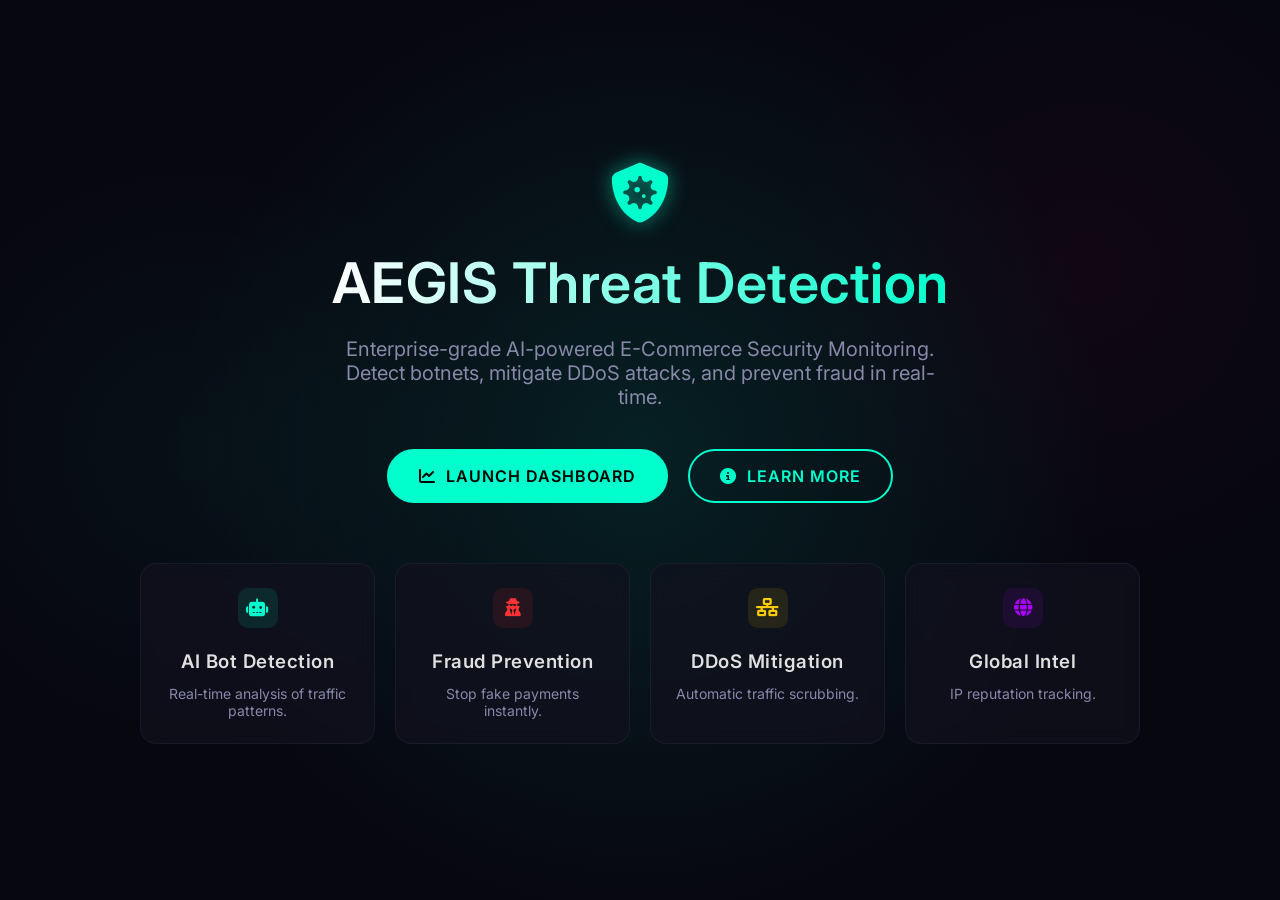
<file: index.html>
<!DOCTYPE html>
<html lang="en">
<head>
  <meta charset="UTF-8">
  <meta name="viewport" content="width=device-width, initial-scale=1.0">
  <title>Aegis | AI Security Dashboard</title>
  
  <!-- Google Fonts -->
  <link rel="preconnect" href="https://fonts.googleapis.com">
  <link rel="preconnect" href="https://fonts.gstatic.com" crossorigin>
  <link href="https://fonts.googleapis.com/css2?family=Inter:wght@300;400;500;600;700&display=swap" rel="stylesheet">
  
  <!-- FontAwesome -->
  <link rel="stylesheet" href="https://cdnjs.cloudflare.com/ajax/libs/font-awesome/6.4.0/css/all.min.css">
  
  <!-- Custom CSS -->
  <link rel="stylesheet" href="css/style.css">
</head>
<body>

  <div class="landing-hero fade-in">
    <div style="font-size: 60px; color: var(--primary-neon); margin-bottom: 20px; text-shadow: 0 0 20px rgba(0,255,204,0.5);">
      <i class="fas fa-shield-virus"></i>
    </div>
    <h1 class="landing-title">AEGIS Threat Detection</h1>
    <p class="landing-subtitle">Enterprise-grade AI-powered E-Commerce Security Monitoring. Detect botnets, mitigate DDoS attacks, and prevent fraud in real-time.</p>
    
    <div style="display: flex; gap: 20px; justify-content: center; margin-bottom: 60px;">
      <a href="dashboard.html" class="btn btn-primary"><i class="fas fa-chart-line"></i> Launch Dashboard</a>
      <a href="about.html" class="btn"><i class="fas fa-info-circle"></i> Learn More</a>
    </div>

    <div class="dashboard-grid" style="max-width: 1000px; width: 100%; text-align: left;">
      <div class="stat-card" style="align-items: center; text-align: center;">
        <div class="stat-icon primary"><i class="fas fa-robot"></i></div>
        <h3 style="margin-top: 10px;">AI Bot Detection</h3>
        <p style="color: var(--text-muted); font-size: 14px;">Real-time analysis of traffic patterns.</p>
      </div>
      <div class="stat-card" style="align-items: center; text-align: center;">
        <div class="stat-icon danger"><i class="fas fa-user-secret"></i></div>
        <h3 style="margin-top: 10px;">Fraud Prevention</h3>
        <p style="color: var(--text-muted); font-size: 14px;">Stop fake payments instantly.</p>
      </div>
      <div class="stat-card" style="align-items: center; text-align: center;">
        <div class="stat-icon warning"><i class="fas fa-network-wired"></i></div>
        <h3 style="margin-top: 10px;">DDoS Mitigation</h3>
        <p style="color: var(--text-muted); font-size: 14px;">Automatic traffic scrubbing.</p>
      </div>
      <div class="stat-card" style="align-items: center; text-align: center;">
        <div class="stat-icon purple"><i class="fas fa-globe"></i></div>
        <h3 style="margin-top: 10px;">Global Intel</h3>
        <p style="color: var(--text-muted); font-size: 14px;">IP reputation tracking.</p>
      </div>
    </div>
  </div>

</body>
</html>
</file>
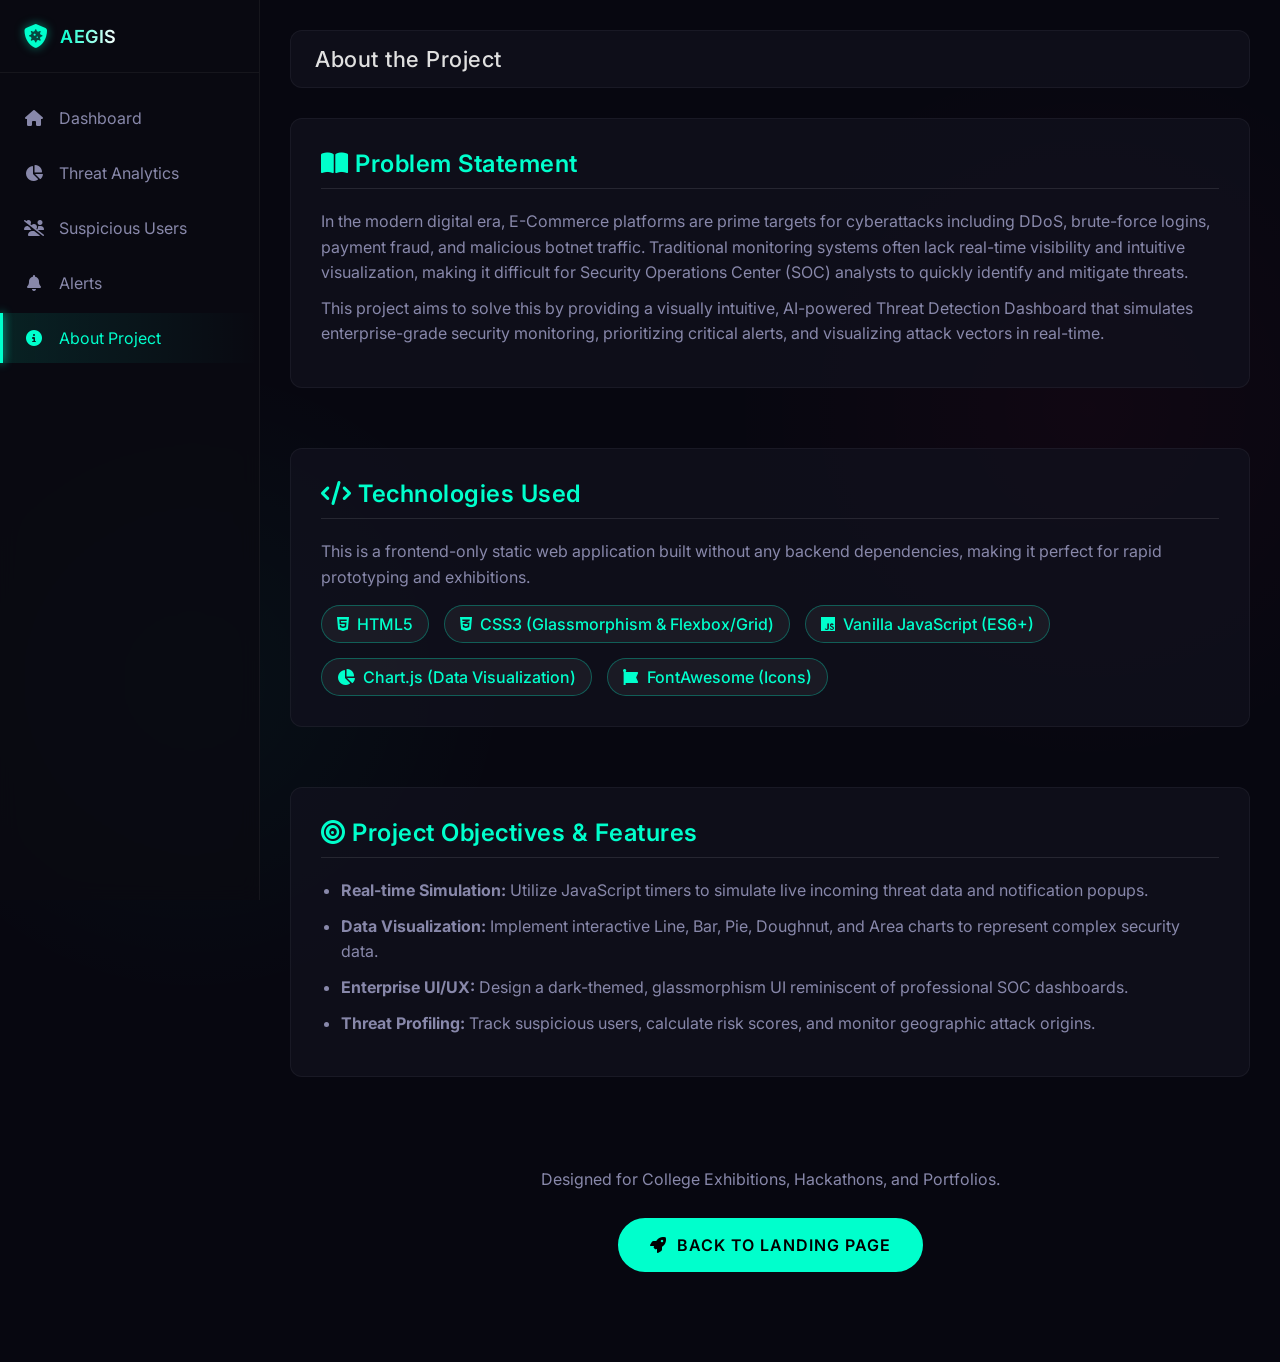
<file: about.html>
<!DOCTYPE html>
<html lang="en">
<head>
  <meta charset="UTF-8">
  <meta name="viewport" content="width=device-width, initial-scale=1.0">
  <title>About Project | Aegis Security</title>
  
  <link rel="preconnect" href="https://fonts.googleapis.com">
  <link rel="preconnect" href="https://fonts.gstatic.com" crossorigin>
  <link href="https://fonts.googleapis.com/css2?family=Inter:wght@300;400;500;600;700&display=swap" rel="stylesheet">
  <link rel="stylesheet" href="https://cdnjs.cloudflare.com/ajax/libs/font-awesome/6.4.0/css/all.min.css">
  
  <link rel="stylesheet" href="css/style.css">
  <style>
    .about-section {
      background: var(--bg-card);
      border: var(--glass-border);
      border-radius: 12px;
      padding: 30px;
      margin-bottom: 30px;
    }
    .about-section h2 {
      color: var(--primary-neon);
      margin-bottom: 20px;
      border-bottom: 1px solid rgba(255,255,255,0.1);
      padding-bottom: 10px;
    }
    .about-section p, .about-section li {
      color: var(--text-muted);
      line-height: 1.6;
      margin-bottom: 10px;
    }
    .about-section ul {
      padding-left: 20px;
    }
    .tech-stack {
      display: flex;
      gap: 15px;
      flex-wrap: wrap;
    }
    .tech-badge {
      background: rgba(255, 255, 255, 0.05);
      border: 1px solid rgba(0, 255, 204, 0.3);
      padding: 8px 15px;
      border-radius: 20px;
      color: var(--primary-neon);
      font-weight: 500;
      display: flex;
      align-items: center;
      gap: 8px;
    }
  </style>
</head>
<body>

  <div class="app-container">
    <aside class="sidebar">
      <div class="sidebar-header">
        <i class="fas fa-shield-virus"></i>
        <h2>AEGIS</h2>
      </div>
      <ul class="nav-links">
        <li><a href="dashboard.html"><i class="fas fa-home"></i> Dashboard</a></li>
        <li><a href="analytics.html"><i class="fas fa-chart-pie"></i> Threat Analytics</a></li>
        <li><a href="users.html"><i class="fas fa-users-slash"></i> Suspicious Users</a></li>
        <li><a href="alerts.html"><i class="fas fa-bell"></i> Alerts</a></li>
        <li><a href="about.html" class="active"><i class="fas fa-info-circle"></i> About Project</a></li>
      </ul>
    </aside>

    <main class="main-content fade-in">
      <header class="topbar">
        <div class="topbar-title">
          <h1>About the Project</h1>
        </div>
      </header>

      <div class="about-section">
        <h2><i class="fas fa-book-open"></i> Problem Statement</h2>
        <p>In the modern digital era, E-Commerce platforms are prime targets for cyberattacks including DDoS, brute-force logins, payment fraud, and malicious botnet traffic. Traditional monitoring systems often lack real-time visibility and intuitive visualization, making it difficult for Security Operations Center (SOC) analysts to quickly identify and mitigate threats.</p>
        <p>This project aims to solve this by providing a visually intuitive, AI-powered Threat Detection Dashboard that simulates enterprise-grade security monitoring, prioritizing critical alerts, and visualizing attack vectors in real-time.</p>
      </div>

      <div class="about-section">
        <h2><i class="fas fa-code"></i> Technologies Used</h2>
        <p>This is a frontend-only static web application built without any backend dependencies, making it perfect for rapid prototyping and exhibitions.</p>
        <div class="tech-stack mt-3" style="margin-top: 15px;">
          <div class="tech-badge"><i class="fab fa-html5"></i> HTML5</div>
          <div class="tech-badge"><i class="fab fa-css3-alt"></i> CSS3 (Glassmorphism & Flexbox/Grid)</div>
          <div class="tech-badge"><i class="fab fa-js"></i> Vanilla JavaScript (ES6+)</div>
          <div class="tech-badge"><i class="fas fa-chart-pie"></i> Chart.js (Data Visualization)</div>
          <div class="tech-badge"><i class="fab fa-font-awesome"></i> FontAwesome (Icons)</div>
        </div>
      </div>

      <div class="about-section">
        <h2><i class="fas fa-bullseye"></i> Project Objectives & Features</h2>
        <ul>
          <li><strong>Real-time Simulation:</strong> Utilize JavaScript timers to simulate live incoming threat data and notification popups.</li>
          <li><strong>Data Visualization:</strong> Implement interactive Line, Bar, Pie, Doughnut, and Area charts to represent complex security data.</li>
          <li><strong>Enterprise UI/UX:</strong> Design a dark-themed, glassmorphism UI reminiscent of professional SOC dashboards.</li>
          <li><strong>Threat Profiling:</strong> Track suspicious users, calculate risk scores, and monitor geographic attack origins.</li>
        </ul>
      </div>

      <div class="about-section" style="text-align: center; border: none; background: transparent;">
        <p>Designed for College Exhibitions, Hackathons, and Portfolios.</p>
        <a href="index.html" class="btn btn-primary" style="margin-top: 15px;"><i class="fas fa-rocket"></i> Back to Landing Page</a>
      </div>

    </main>
  </div>

  <div id="notification-container"></div>

  <script src="js/main.js"></script>
</body>
</html>
</file>
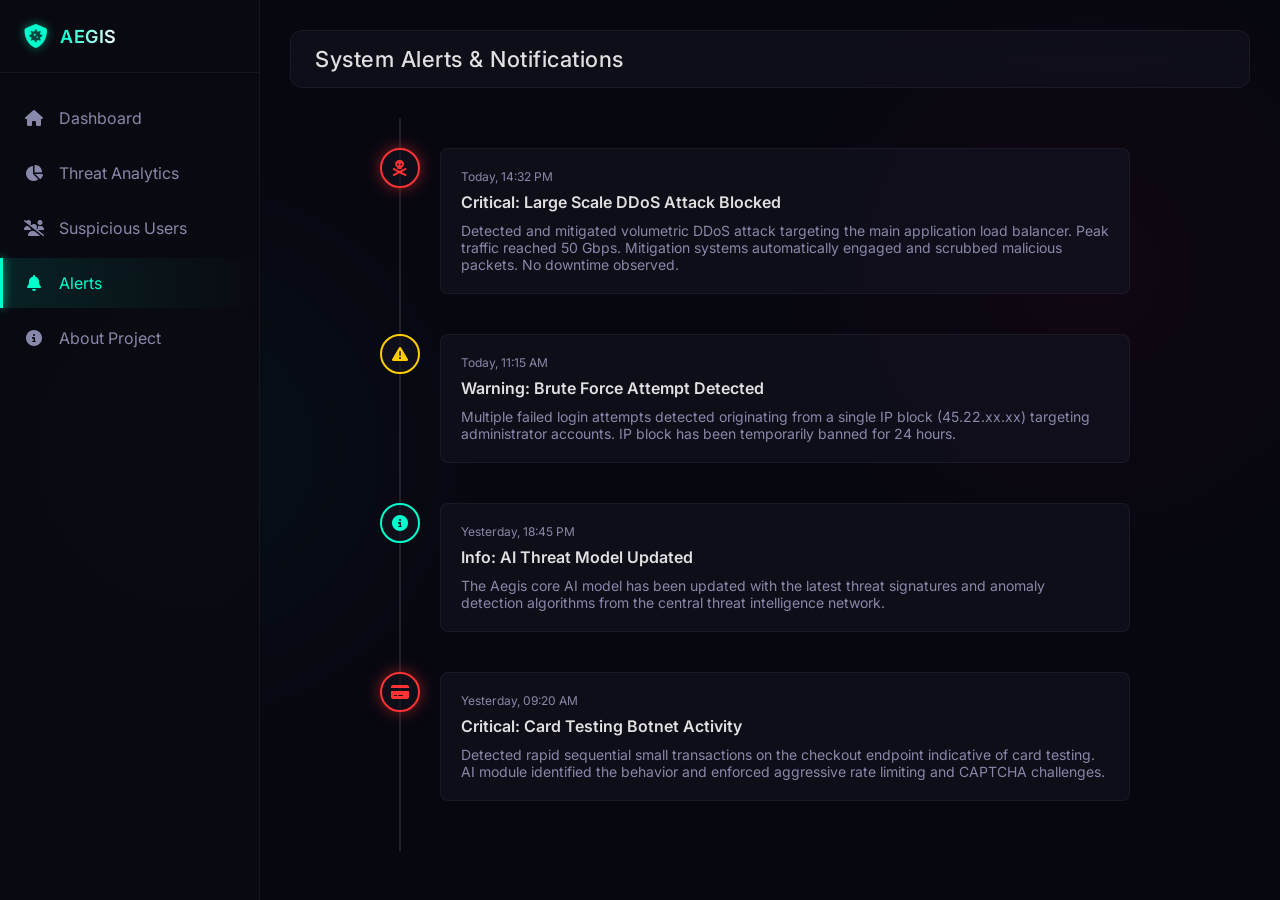
<file: alerts.html>
<!DOCTYPE html>
<html lang="en">
<head>
  <meta charset="UTF-8">
  <meta name="viewport" content="width=device-width, initial-scale=1.0">
  <title>Alerts | Aegis Security</title>
  
  <link rel="preconnect" href="https://fonts.googleapis.com">
  <link rel="preconnect" href="https://fonts.gstatic.com" crossorigin>
  <link href="https://fonts.googleapis.com/css2?family=Inter:wght@300;400;500;600;700&display=swap" rel="stylesheet">
  <link rel="stylesheet" href="https://cdnjs.cloudflare.com/ajax/libs/font-awesome/6.4.0/css/all.min.css">
  
  <link rel="stylesheet" href="css/style.css">
  <style>
    .timeline {
      position: relative;
      max-width: 800px;
      margin: 0 auto;
      padding: 20px 0;
    }
    .timeline::after {
      content: '';
      position: absolute;
      width: 2px;
      background: rgba(255, 255, 255, 0.1);
      top: 0;
      bottom: 0;
      left: 30px;
      margin-left: -1px;
    }
    .timeline-item {
      padding: 10px 40px 30px 70px;
      position: relative;
      background: inherit;
      width: 100%;
    }
    .timeline-icon {
      position: absolute;
      width: 40px;
      height: 40px;
      left: 10px;
      background: var(--bg-card);
      border: 2px solid var(--primary-neon);
      border-radius: 50%;
      z-index: 1;
      display: flex;
      justify-content: center;
      align-items: center;
      font-size: 16px;
    }
    .timeline-icon.critical { border-color: var(--alert-red); color: var(--alert-red); box-shadow: 0 0 15px rgba(255,51,51,0.5); }
    .timeline-icon.warning { border-color: var(--warning-yellow); color: var(--warning-yellow); }
    .timeline-icon.info { border-color: var(--primary-neon); color: var(--primary-neon); }
    
    .timeline-content {
      padding: 20px;
      background: var(--bg-card);
      border: var(--glass-border);
      position: relative;
      border-radius: 8px;
    }
    .timeline-date {
      font-size: 12px;
      color: var(--text-muted);
      margin-bottom: 8px;
    }
    .timeline-title {
      font-size: 16px;
      font-weight: 600;
      margin-bottom: 10px;
    }
  </style>
</head>
<body>

  <div class="app-container">
    <aside class="sidebar">
      <div class="sidebar-header">
        <i class="fas fa-shield-virus"></i>
        <h2>AEGIS</h2>
      </div>
      <ul class="nav-links">
        <li><a href="dashboard.html"><i class="fas fa-home"></i> Dashboard</a></li>
        <li><a href="analytics.html"><i class="fas fa-chart-pie"></i> Threat Analytics</a></li>
        <li><a href="users.html"><i class="fas fa-users-slash"></i> Suspicious Users</a></li>
        <li><a href="alerts.html" class="active"><i class="fas fa-bell"></i> Alerts</a></li>
        <li><a href="about.html"><i class="fas fa-info-circle"></i> About Project</a></li>
      </ul>
    </aside>

    <main class="main-content fade-in">
      <header class="topbar">
        <div class="topbar-title">
          <h1>System Alerts & Notifications</h1>
        </div>
      </header>

      <div class="timeline">
        
        <div class="timeline-item">
          <div class="timeline-icon critical"><i class="fas fa-skull-crossbones"></i></div>
          <div class="timeline-content">
            <div class="timeline-date">Today, 14:32 PM</div>
            <div class="timeline-title">Critical: Large Scale DDoS Attack Blocked</div>
            <p style="font-size: 14px; color: var(--text-muted);">Detected and mitigated volumetric DDoS attack targeting the main application load balancer. Peak traffic reached 50 Gbps. Mitigation systems automatically engaged and scrubbed malicious packets. No downtime observed.</p>
          </div>
        </div>

        <div class="timeline-item">
          <div class="timeline-icon warning"><i class="fas fa-exclamation-triangle"></i></div>
          <div class="timeline-content">
            <div class="timeline-date">Today, 11:15 AM</div>
            <div class="timeline-title">Warning: Brute Force Attempt Detected</div>
            <p style="font-size: 14px; color: var(--text-muted);">Multiple failed login attempts detected originating from a single IP block (45.22.xx.xx) targeting administrator accounts. IP block has been temporarily banned for 24 hours.</p>
          </div>
        </div>

        <div class="timeline-item">
          <div class="timeline-icon info"><i class="fas fa-info-circle"></i></div>
          <div class="timeline-content">
            <div class="timeline-date">Yesterday, 18:45 PM</div>
            <div class="timeline-title">Info: AI Threat Model Updated</div>
            <p style="font-size: 14px; color: var(--text-muted);">The Aegis core AI model has been updated with the latest threat signatures and anomaly detection algorithms from the central threat intelligence network.</p>
          </div>
        </div>

        <div class="timeline-item">
          <div class="timeline-icon critical"><i class="fas fa-credit-card"></i></div>
          <div class="timeline-content">
            <div class="timeline-date">Yesterday, 09:20 AM</div>
            <div class="timeline-title">Critical: Card Testing Botnet Activity</div>
            <p style="font-size: 14px; color: var(--text-muted);">Detected rapid sequential small transactions on the checkout endpoint indicative of card testing. AI module identified the behavior and enforced aggressive rate limiting and CAPTCHA challenges.</p>
          </div>
        </div>

      </div>

    </main>
  </div>

  <div id="notification-container"></div>

  <script src="js/main.js"></script>
</body>
</html>
</file>
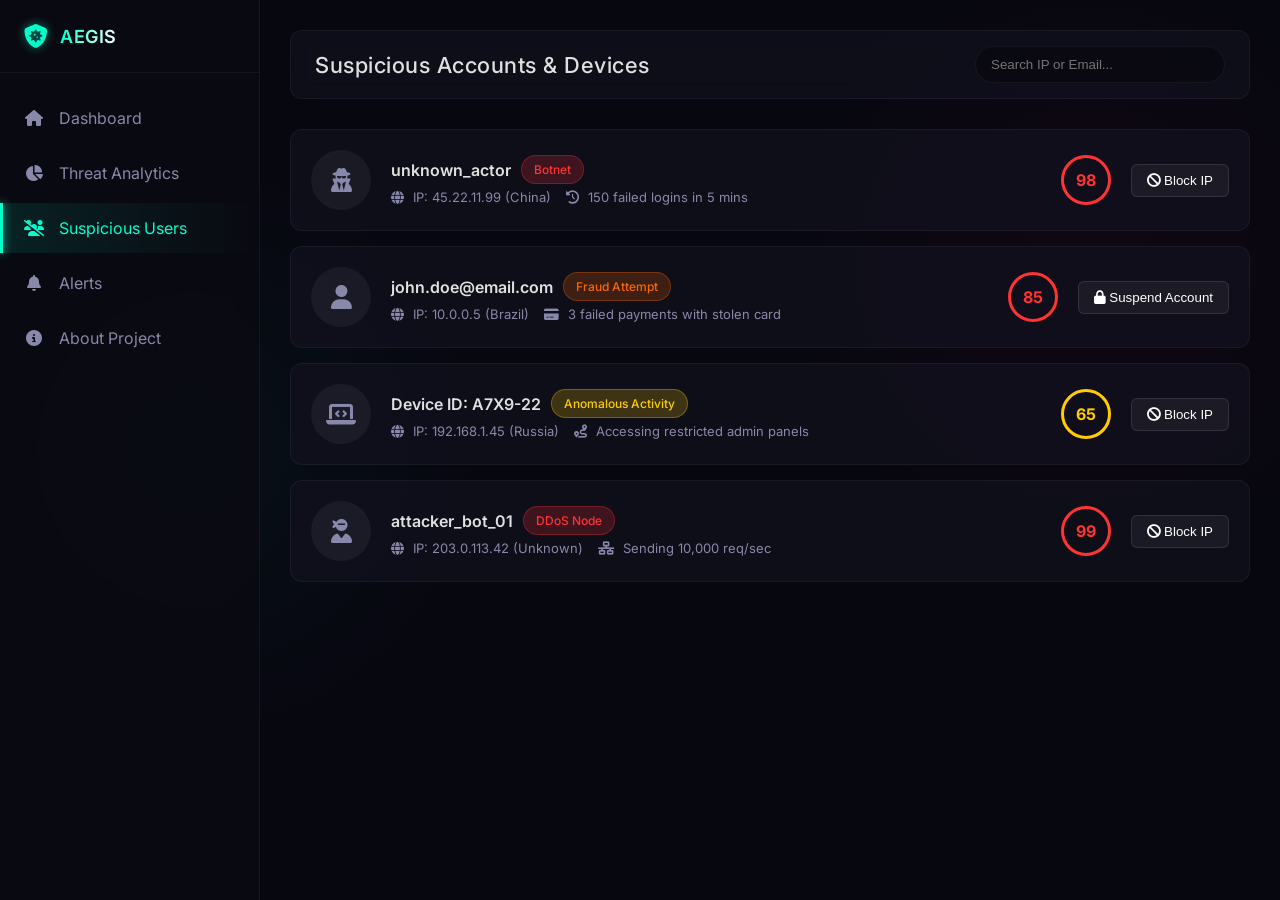
<file: users.html>
<!DOCTYPE html>
<html lang="en">
<head>
  <meta charset="UTF-8">
  <meta name="viewport" content="width=device-width, initial-scale=1.0">
  <title>Suspicious Users | Aegis Security</title>
  
  <link rel="preconnect" href="https://fonts.googleapis.com">
  <link rel="preconnect" href="https://fonts.gstatic.com" crossorigin>
  <link href="https://fonts.googleapis.com/css2?family=Inter:wght@300;400;500;600;700&display=swap" rel="stylesheet">
  <link rel="stylesheet" href="https://cdnjs.cloudflare.com/ajax/libs/font-awesome/6.4.0/css/all.min.css">
  
  <link rel="stylesheet" href="css/style.css">
  <style>
    .user-card {
      background: var(--bg-card);
      border: var(--glass-border);
      border-radius: 12px;
      padding: 20px;
      display: flex;
      align-items: center;
      gap: 20px;
      margin-bottom: 15px;
      transition: transform 0.2s;
    }
    .user-card:hover {
      transform: translateX(10px);
      border-color: rgba(255, 0, 85, 0.3);
    }
    .user-avatar {
      width: 60px;
      height: 60px;
      border-radius: 50%;
      background: rgba(255, 255, 255, 0.05);
      display: flex;
      justify-content: center;
      align-items: center;
      font-size: 24px;
      color: var(--text-muted);
    }
    .user-details {
      flex: 1;
    }
    .user-name {
      font-size: 16px;
      font-weight: 600;
      margin-bottom: 5px;
      display: flex;
      align-items: center;
      gap: 10px;
    }
    .user-meta {
      font-size: 13px;
      color: var(--text-muted);
      display: flex;
      gap: 15px;
    }
    .user-meta i {
      margin-right: 5px;
    }
    .risk-score-circle {
      width: 50px;
      height: 50px;
      border-radius: 50%;
      display: flex;
      justify-content: center;
      align-items: center;
      font-weight: bold;
      border: 3px solid transparent;
    }
    .risk-high { border-color: var(--alert-red); color: var(--alert-red); }
    .risk-med { border-color: var(--warning-yellow); color: var(--warning-yellow); }
    .action-btns button {
      background: rgba(255, 255, 255, 0.05);
      border: 1px solid rgba(255, 255, 255, 0.1);
      color: #fff;
      padding: 8px 15px;
      border-radius: 6px;
      cursor: pointer;
      transition: 0.3s;
    }
    .action-btns button:hover {
      background: rgba(255, 51, 51, 0.2);
      border-color: var(--alert-red);
      color: var(--alert-red);
    }
  </style>
</head>
<body>

  <div class="app-container">
    <aside class="sidebar">
      <div class="sidebar-header">
        <i class="fas fa-shield-virus"></i>
        <h2>AEGIS</h2>
      </div>
      <ul class="nav-links">
        <li><a href="dashboard.html"><i class="fas fa-home"></i> Dashboard</a></li>
        <li><a href="analytics.html"><i class="fas fa-chart-pie"></i> Threat Analytics</a></li>
        <li><a href="users.html" class="active"><i class="fas fa-users-slash"></i> Suspicious Users</a></li>
        <li><a href="alerts.html"><i class="fas fa-bell"></i> Alerts</a></li>
        <li><a href="about.html"><i class="fas fa-info-circle"></i> About Project</a></li>
      </ul>
    </aside>

    <main class="main-content fade-in">
      <header class="topbar">
        <div class="topbar-title">
          <h1>Suspicious Accounts & Devices</h1>
        </div>
        <div class="topbar-actions">
          <input type="text" placeholder="Search IP or Email..." style="padding: 10px 15px; border-radius: 20px; border: var(--glass-border); background: rgba(0,0,0,0.3); color: #fff; outline: none; width: 250px;">
        </div>
      </header>

      <div class="user-list">
        
        <!-- User 1 -->
        <div class="user-card">
          <div class="user-avatar"><i class="fas fa-user-secret"></i></div>
          <div class="user-details">
            <div class="user-name">unknown_actor <span class="badge critical">Botnet</span></div>
            <div class="user-meta">
              <span><i class="fas fa-globe"></i> IP: 45.22.11.99 (China)</span>
              <span><i class="fas fa-history"></i> 150 failed logins in 5 mins</span>
            </div>
          </div>
          <div class="risk-score-circle risk-high">98</div>
          <div class="action-btns">
            <button><i class="fas fa-ban"></i> Block IP</button>
          </div>
        </div>

        <!-- User 2 -->
        <div class="user-card">
          <div class="user-avatar"><i class="fas fa-user"></i></div>
          <div class="user-details">
            <div class="user-name">john.doe@email.com <span class="badge high">Fraud Attempt</span></div>
            <div class="user-meta">
              <span><i class="fas fa-globe"></i> IP: 10.0.0.5 (Brazil)</span>
              <span><i class="fas fa-credit-card"></i> 3 failed payments with stolen card</span>
            </div>
          </div>
          <div class="risk-score-circle risk-high">85</div>
          <div class="action-btns">
            <button><i class="fas fa-lock"></i> Suspend Account</button>
          </div>
        </div>

        <!-- User 3 -->
        <div class="user-card">
          <div class="user-avatar"><i class="fas fa-laptop-code"></i></div>
          <div class="user-details">
            <div class="user-name">Device ID: A7X9-22 <span class="badge medium">Anomalous Activity</span></div>
            <div class="user-meta">
              <span><i class="fas fa-globe"></i> IP: 192.168.1.45 (Russia)</span>
              <span><i class="fas fa-route"></i> Accessing restricted admin panels</span>
            </div>
          </div>
          <div class="risk-score-circle risk-med">65</div>
          <div class="action-btns">
            <button><i class="fas fa-ban"></i> Block IP</button>
          </div>
        </div>

        <!-- User 4 -->
        <div class="user-card">
          <div class="user-avatar"><i class="fas fa-user-ninja"></i></div>
          <div class="user-details">
            <div class="user-name">attacker_bot_01 <span class="badge critical">DDoS Node</span></div>
            <div class="user-meta">
              <span><i class="fas fa-globe"></i> IP: 203.0.113.42 (Unknown)</span>
              <span><i class="fas fa-network-wired"></i> Sending 10,000 req/sec</span>
            </div>
          </div>
          <div class="risk-score-circle risk-high">99</div>
          <div class="action-btns">
            <button><i class="fas fa-ban"></i> Block IP</button>
          </div>
        </div>

      </div>
    </main>
  </div>

  <div id="notification-container"></div>

  <script src="js/main.js"></script>
</body>
</html>
</file>
<file: css/style.css>
:root {
  /* Color Palette */
  --bg-dark: #070710;
  --bg-card: rgba(18, 18, 30, 0.7);
  --primary-neon: #00ffcc;
  --secondary-neon: #ff0055;
  --text-main: #e0e0e0;
  --text-muted: #8888aa;
  --alert-red: #ff3333;
  --warning-yellow: #ffcc00;
  --success-green: #33ff77;
  
  /* Glassmorphism */
  --glass-border: 1px solid rgba(255, 255, 255, 0.05);
  --glass-shadow: 0 8px 32px 0 rgba(0, 0, 0, 0.37);
  
  /* Fonts */
  --font-family: 'Inter', sans-serif;
}

* {
  margin: 0;
  padding: 0;
  box-sizing: border-box;
}

body {
  font-family: var(--font-family);
  background-color: var(--bg-dark);
  color: var(--text-main);
  background-image: 
    radial-gradient(circle at 15% 50%, rgba(0, 255, 204, 0.04), transparent 25%),
    radial-gradient(circle at 85% 30%, rgba(255, 0, 85, 0.04), transparent 25%);
  min-height: 100vh;
  overflow-x: hidden;
}

/* Typography */
h1, h2, h3, h4, h5, h6 {
  font-weight: 600;
  letter-spacing: 0.5px;
}

a {
  text-decoration: none;
  color: inherit;
}

/* Layout */
.app-container {
  display: flex;
  min-height: 100vh;
}

/* Sidebar */
.sidebar {
  width: 260px;
  background-color: rgba(10, 10, 18, 0.8);
  backdrop-filter: blur(10px);
  border-right: var(--glass-border);
  display: flex;
  flex-direction: column;
  position: fixed;
  height: 100vh;
  z-index: 100;
  transition: transform 0.3s ease;
}

.sidebar-header {
  padding: 24px;
  border-bottom: var(--glass-border);
  display: flex;
  align-items: center;
  gap: 12px;
}

.sidebar-header i {
  color: var(--primary-neon);
  font-size: 24px;
  text-shadow: 0 0 10px rgba(0, 255, 204, 0.5);
}

.sidebar-header h2 {
  font-size: 18px;
  background: linear-gradient(90deg, var(--primary-neon), #fff);
  -webkit-background-clip: text;
  -webkit-text-fill-color: transparent;
}

.nav-links {
  list-style: none;
  padding: 20px 0;
  flex-grow: 1;
}

.nav-links li {
  margin-bottom: 5px;
}

.nav-links a {
  display: flex;
  align-items: center;
  padding: 15px 24px;
  gap: 15px;
  color: var(--text-muted);
  transition: all 0.3s ease;
  position: relative;
}

.nav-links a:hover, .nav-links a.active {
  color: var(--primary-neon);
  background: linear-gradient(90deg, rgba(0, 255, 204, 0.1), transparent);
}

.nav-links a.active::before {
  content: '';
  position: absolute;
  left: 0;
  top: 0;
  height: 100%;
  width: 3px;
  background-color: var(--primary-neon);
  box-shadow: 0 0 10px var(--primary-neon);
}

.nav-links i {
  width: 20px;
  text-align: center;
}

/* Main Content */
.main-content {
  flex: 1;
  margin-left: 260px;
  padding: 30px;
  display: flex;
  flex-direction: column;
  gap: 30px;
}

/* Topbar */
.topbar {
  display: flex;
  justify-content: space-between;
  align-items: center;
  background: var(--bg-card);
  backdrop-filter: blur(12px);
  padding: 15px 24px;
  border-radius: 12px;
  border: var(--glass-border);
}

.topbar-title h1 {
  font-size: 22px;
  font-weight: 500;
}

.topbar-actions {
  display: flex;
  align-items: center;
  gap: 20px;
}

.live-indicator {
  display: flex;
  align-items: center;
  gap: 8px;
  font-size: 14px;
  color: var(--success-green);
  background: rgba(51, 255, 119, 0.1);
  padding: 6px 12px;
  border-radius: 20px;
  border: 1px solid rgba(51, 255, 119, 0.2);
}

.pulse {
  width: 8px;
  height: 8px;
  background-color: var(--success-green);
  border-radius: 50%;
  box-shadow: 0 0 8px var(--success-green);
  animation: pulse-anim 1.5s infinite;
}

@keyframes pulse-anim {
  0% { box-shadow: 0 0 0 0 rgba(51, 255, 119, 0.7); }
  70% { box-shadow: 0 0 0 10px rgba(51, 255, 119, 0); }
  100% { box-shadow: 0 0 0 0 rgba(51, 255, 119, 0); }
}

.profile-btn {
  width: 40px;
  height: 40px;
  border-radius: 50%;
  background: linear-gradient(135deg, var(--primary-neon), #0066ff);
  display: flex;
  justify-content: center;
  align-items: center;
  cursor: pointer;
  box-shadow: 0 0 15px rgba(0, 255, 204, 0.3);
}

/* Cards & Widgets */
.dashboard-grid {
  display: grid;
  grid-template-columns: repeat(4, 1fr);
  gap: 20px;
}

.stat-card {
  background: var(--bg-card);
  backdrop-filter: blur(10px);
  border: var(--glass-border);
  border-radius: 16px;
  padding: 24px;
  display: flex;
  flex-direction: column;
  gap: 12px;
  transition: transform 0.3s ease, box-shadow 0.3s ease;
}

.stat-card:hover {
  transform: translateY(-5px);
  box-shadow: 0 10px 20px rgba(0, 0, 0, 0.5);
  border-color: rgba(255, 255, 255, 0.1);
}

.stat-header {
  display: flex;
  justify-content: space-between;
  align-items: center;
  color: var(--text-muted);
  font-size: 14px;
}

.stat-icon {
  width: 40px;
  height: 40px;
  border-radius: 10px;
  display: flex;
  justify-content: center;
  align-items: center;
  font-size: 18px;
}

.stat-icon.warning { background: rgba(255, 204, 0, 0.1); color: var(--warning-yellow); }
.stat-icon.danger { background: rgba(255, 51, 51, 0.1); color: var(--alert-red); }
.stat-icon.primary { background: rgba(0, 255, 204, 0.1); color: var(--primary-neon); }
.stat-icon.purple { background: rgba(170, 0, 255, 0.1); color: #aa00ff; }

.stat-value {
  font-size: 32px;
  font-weight: 700;
}

.stat-trend {
  font-size: 12px;
  display: flex;
  align-items: center;
  gap: 5px;
}

.stat-trend.up { color: var(--alert-red); }
.stat-trend.down { color: var(--success-green); }

/* Charts Section */
.charts-grid {
  display: grid;
  grid-template-columns: 2fr 1fr;
  gap: 20px;
}

.chart-card {
  background: var(--bg-card);
  backdrop-filter: blur(10px);
  border: var(--glass-border);
  border-radius: 16px;
  padding: 24px;
}

.chart-header {
  display: flex;
  justify-content: space-between;
  align-items: center;
  margin-bottom: 20px;
}

.chart-title {
  font-size: 16px;
  font-weight: 500;
}

/* Data Tables */
.table-container {
  background: var(--bg-card);
  backdrop-filter: blur(10px);
  border: var(--glass-border);
  border-radius: 16px;
  padding: 24px;
  overflow-x: auto;
}

.data-table {
  width: 100%;
  border-collapse: collapse;
}

.data-table th, .data-table td {
  padding: 15px;
  text-align: left;
  border-bottom: 1px solid rgba(255, 255, 255, 0.05);
}

.data-table th {
  color: var(--text-muted);
  font-weight: 500;
  font-size: 14px;
}

.data-table tr:hover {
  background-color: rgba(255, 255, 255, 0.02);
}

.badge {
  padding: 6px 12px;
  border-radius: 20px;
  font-size: 12px;
  font-weight: 500;
}

.badge.critical { background: rgba(255, 51, 51, 0.2); color: var(--alert-red); border: 1px solid rgba(255, 51, 51, 0.3); }
.badge.high { background: rgba(255, 102, 0, 0.2); color: #ff6600; border: 1px solid rgba(255, 102, 0, 0.3); }
.badge.medium { background: rgba(255, 204, 0, 0.2); color: var(--warning-yellow); border: 1px solid rgba(255, 204, 0, 0.3); }
.badge.low { background: rgba(51, 255, 119, 0.2); color: var(--success-green); border: 1px solid rgba(51, 255, 119, 0.3); }

/* Notifications Popup */
#notification-container {
  position: fixed;
  bottom: 30px;
  right: 30px;
  display: flex;
  flex-direction: column;
  gap: 15px;
  z-index: 1000;
}

.notification {
  background: rgba(20, 20, 30, 0.9);
  backdrop-filter: blur(15px);
  border-left: 4px solid var(--alert-red);
  color: #fff;
  padding: 15px 20px;
  border-radius: 8px;
  box-shadow: 0 10px 30px rgba(0,0,0,0.5);
  display: flex;
  align-items: center;
  gap: 15px;
  transform: translateX(120%);
  animation: slide-in 0.4s forwards ease-out;
  width: 350px;
}

.notification.info { border-left-color: var(--primary-neon); }
.notification.warning { border-left-color: var(--warning-yellow); }

.notification-icon {
  font-size: 20px;
}

.notification-content h4 {
  font-size: 14px;
  margin-bottom: 4px;
}

.notification-content p {
  font-size: 12px;
  color: var(--text-muted);
}

@keyframes slide-in {
  to { transform: translateX(0); }
}

@keyframes fade-out {
  to { opacity: 0; transform: translateX(100%); }
}

/* Landing Page Specific */
.landing-hero {
  height: 100vh;
  display: flex;
  flex-direction: column;
  justify-content: center;
  align-items: center;
  text-align: center;
  padding: 0 20px;
  background: radial-gradient(circle at center, rgba(0,255,204,0.1) 0%, transparent 60%);
}

.landing-title {
  font-size: 56px;
  margin-bottom: 20px;
  background: linear-gradient(90deg, #fff, var(--primary-neon));
  -webkit-background-clip: text;
  -webkit-text-fill-color: transparent;
  animation: glow 2s ease-in-out infinite alternate;
}

@keyframes glow {
  from { text-shadow: 0 0 10px rgba(0,255,204,0.2); }
  to { text-shadow: 0 0 20px rgba(0,255,204,0.6), 0 0 30px rgba(0,255,204,0.4); }
}

.landing-subtitle {
  font-size: 20px;
  color: var(--text-muted);
  max-width: 600px;
  margin-bottom: 40px;
}

.btn {
  display: inline-flex;
  align-items: center;
  gap: 10px;
  padding: 15px 30px;
  background: transparent;
  color: var(--primary-neon);
  border: 2px solid var(--primary-neon);
  border-radius: 30px;
  font-size: 16px;
  font-weight: 600;
  cursor: pointer;
  transition: all 0.3s ease;
  text-transform: uppercase;
  letter-spacing: 1px;
}

.btn:hover {
  background: var(--primary-neon);
  color: #000;
  box-shadow: 0 0 20px var(--primary-neon);
}

.btn-primary {
  background: var(--primary-neon);
  color: #000;
}

.btn-primary:hover {
  background: transparent;
  color: var(--primary-neon);
}

/* Animations */
.fade-in {
  animation: fadeIn 0.8s ease-out forwards;
}

@keyframes fadeIn {
  from { opacity: 0; transform: translateY(20px); }
  to { opacity: 1; transform: translateY(0); }
}

/* Responsive */
@media (max-width: 1024px) {
  .dashboard-grid { grid-template-columns: repeat(2, 1fr); }
  .charts-grid { grid-template-columns: 1fr; }
}

@media (max-width: 768px) {
  .sidebar { transform: translateX(-100%); }
  .main-content { margin-left: 0; }
  .dashboard-grid { grid-template-columns: 1fr; }
  .landing-title { font-size: 36px; }
}
</file>
